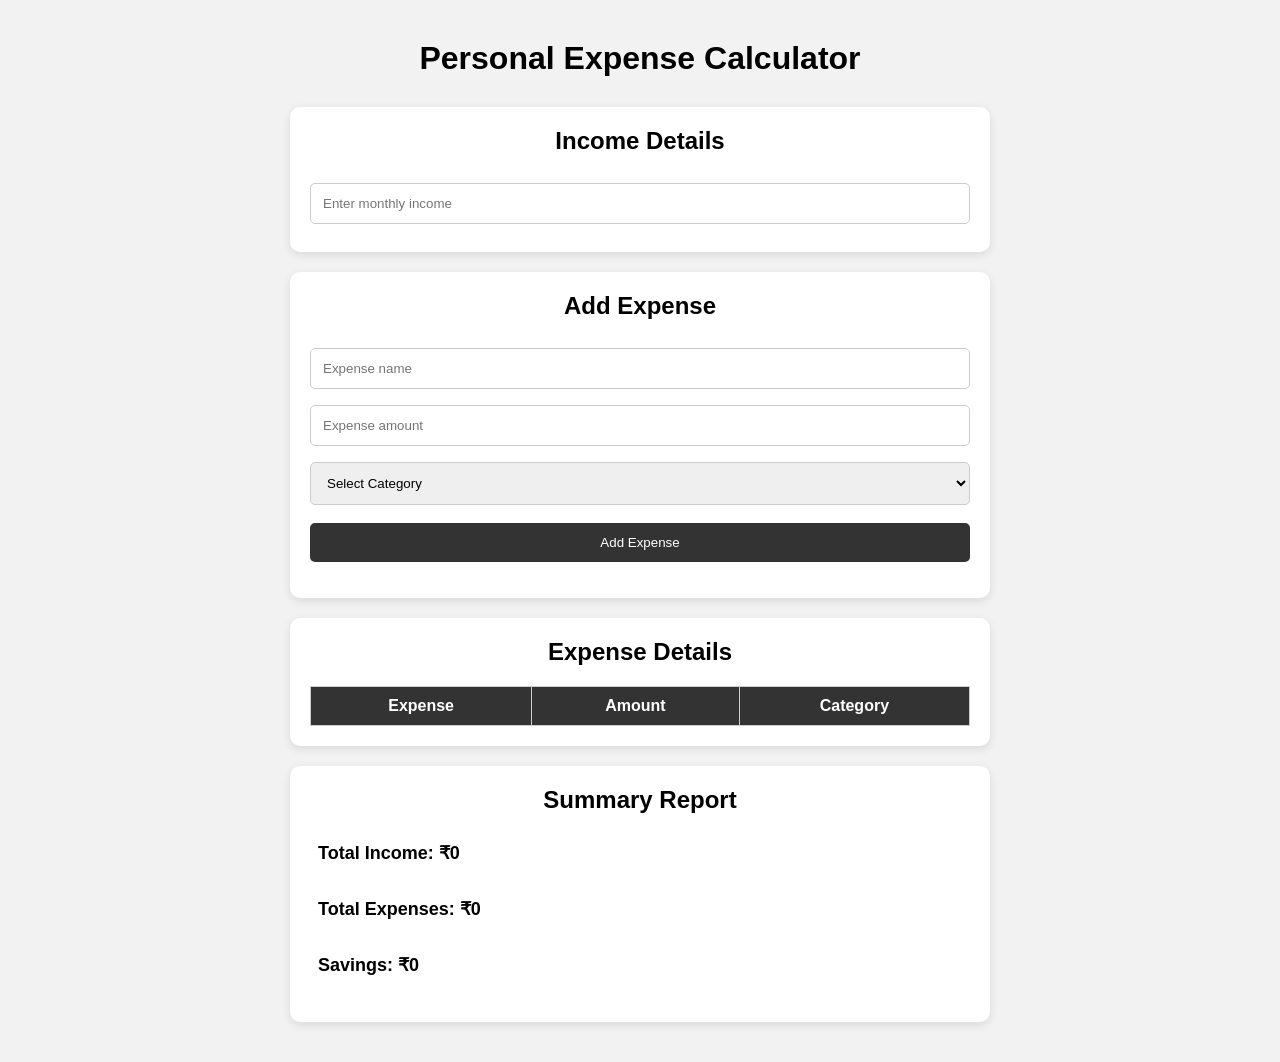
<file: MODULE 1/expense calculator/index.html>
<!DOCTYPE html>
<html lang="en">

<head>
    <meta charset="UTF-8">
    <meta name="viewport" content="width=device-width, initial-scale=1.0">

    <title>Personal Expense Calculator</title>

    <link rel="stylesheet" href="style.css">
</head>

<body>

    <div class="container">

        <h1>Personal Expense Calculator</h1>

        <!-- Income -->

        <div class="card">

            <h2>Income Details</h2>

            <input
                type="number"
                id="income"
                placeholder="Enter monthly income"
            >

        </div>


        <!-- Expense -->

        <div class="card">

            <h2>Add Expense</h2>

            <input
                type="text"
                id="expenseName"
                placeholder="Expense name"
            >

            <input
                type="number"
                id="expenseAmount"
                placeholder="Expense amount"
            >

            <select id="category">

                <option value="">
                    Select Category
                </option>

                <option value="Food">
                    Food
                </option>

                <option value="Travel">
                    Travel
                </option>

                <option value="Shopping">
                    Shopping
                </option>

                <option value="Bills">
                    Bills
                </option>

                <option value="Education">
                    Education
                </option>

                <option value="Others">
                    Others
                </option>

            </select>

            <button onclick="addExpense()">
                Add Expense
            </button>

            <p id="error"></p>

        </div>


        <!-- Expense List -->

        <div class="card">

            <h2>Expense Details</h2>

            <table>

                <thead>

                    <tr>
                        <th>Expense</th>
                        <th>Amount</th>
                        <th>Category</th>
                    </tr>

                </thead>

                <tbody id="expenseList">

                </tbody>

            </table>

        </div>


        <!-- Summary -->

        <div class="card summary">

            <h2>Summary Report</h2>

            <p>
                Total Income:
                ₹<span id="totalIncome">0</span>
            </p>

            <p>
                Total Expenses:
                ₹<span id="totalExpense">0</span>
            </p>

            <p>
                Savings:
                ₹<span id="savings">0</span>
            </p>

        </div>

    </div>


    <script src="script.js"></script>

</body>

</html>
</file>
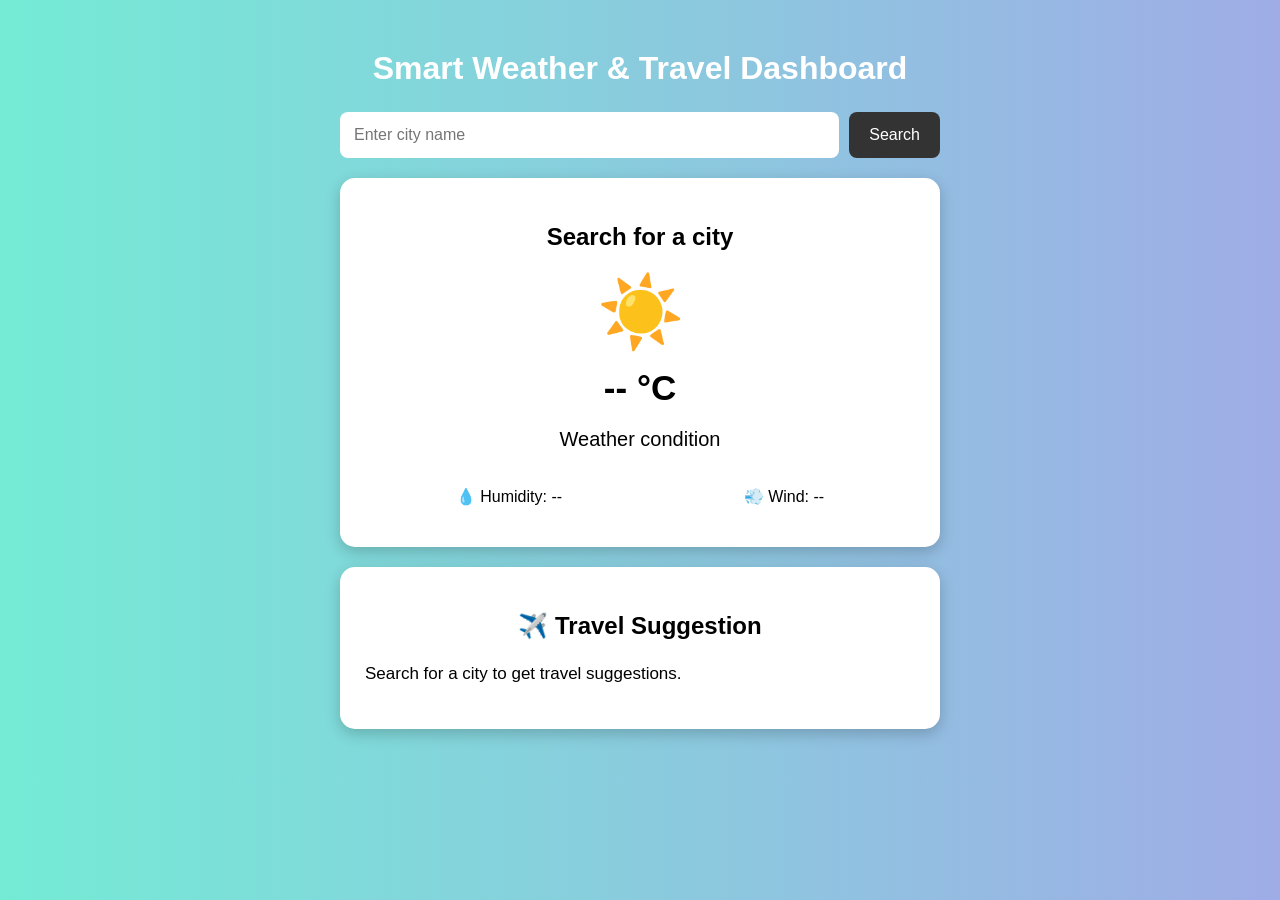
<file: module 3/Smart Weather & Travel Dashboard/index.html>
<!DOCTYPE html>
<html lang="en">

<head>
    <meta charset="UTF-8">
    <meta name="viewport" content="width=device-width, initial-scale=1.0">

    <title>Smart Weather & Travel Dashboard</title>

    <link rel="stylesheet" href="style.css">
</head>

<body>

    <div class="container">

        <h1>Smart Weather & Travel Dashboard</h1>

        <div class="search-box">

            <input
                type="text"
                id="city"
                placeholder="Enter city name"
            >

            <button onclick="getWeather()">
                Search
            </button>

        </div>

        <p id="error"></p>

        <div id="weatherCard">

            <h2 id="cityName">Search for a city</h2>

            <div id="weatherIcon">
                ☀️
            </div>

            <h3 id="temperature">-- °C</h3>

            <p id="condition">Weather condition</p>

            <div class="details">

                <p>
                    💧 Humidity:
                    <span id="humidity">--</span>
                </p>

                <p>
                    💨 Wind:
                    <span id="wind">--</span>
                </p>

            </div>

        </div>

        <div id="travelCard">

            <h2>✈️ Travel Suggestion</h2>

            <p id="suggestion">
                Search for a city to get travel suggestions.
            </p>

        </div>

    </div>

    <script src="script.js"></script>

</body>

</html>
</file>
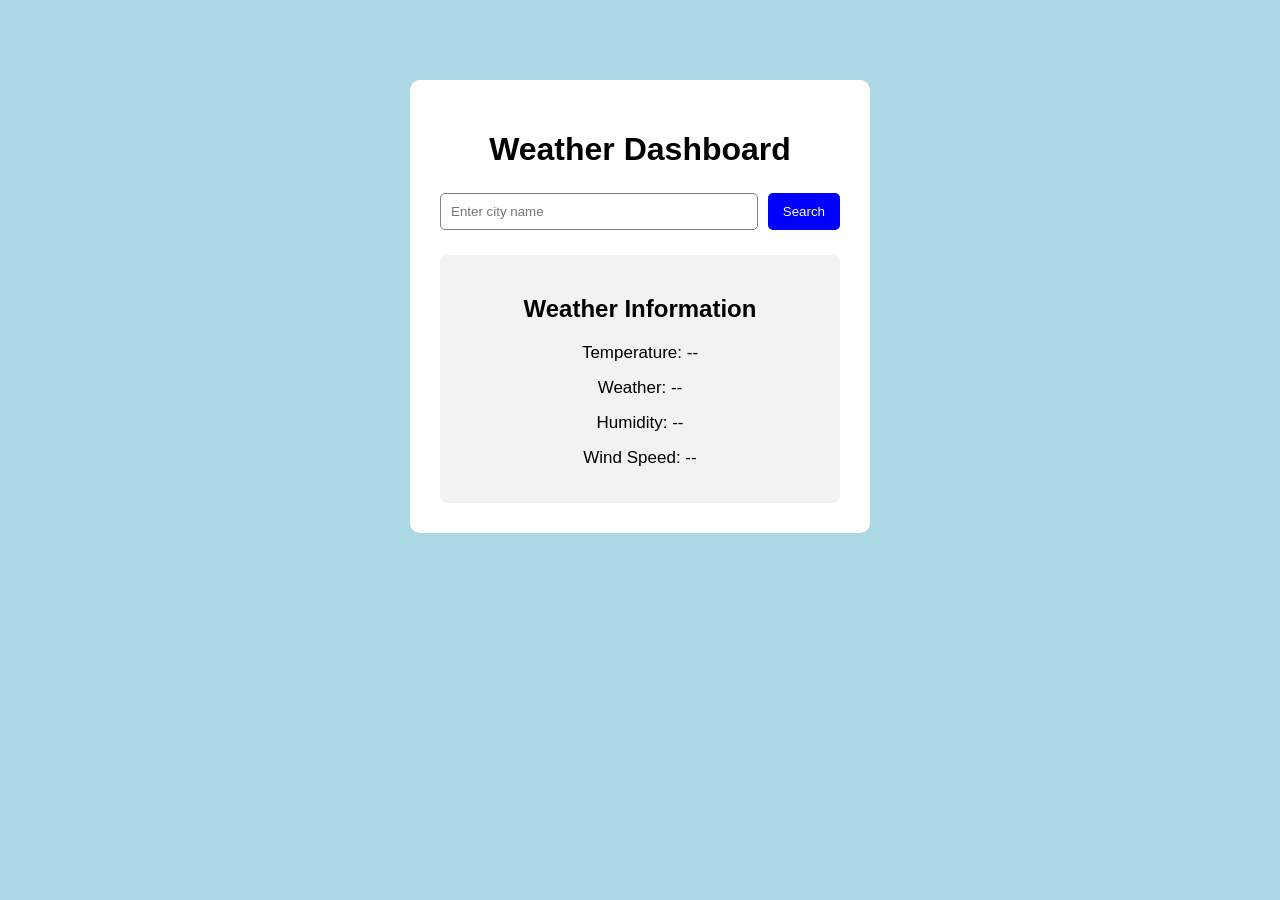
<file: module 3/wheather/index.html>
<!DOCTYPE html>
<html>
<head>
    <title>Weather Dashboard</title>
    <link rel="stylesheet" href="style.css">
</head>

<body>

    <div class="container">

        <h1>Weather Dashboard</h1>

        <div class="search-box">
            <input
                type="text"
                id="city"
                placeholder="Enter city name"
            >

            <button onclick="getWeather()">Search</button>
        </div>

        <p id="error"></p>

        <div id="weather">

            <h2 id="cityName">Weather Information</h2>

            <p>
                Temperature:
                <span id="temperature">--</span>
            </p>

            <p>
                Weather:
                <span id="condition">--</span>
            </p>

            <p>
                Humidity:
                <span id="humidity">--</span>
            </p>

            <p>
                Wind Speed:
                <span id="wind">--</span>
            </p>

        </div>

    </div>

    <script src="script.js"></script>

</body>
</html>
</file>
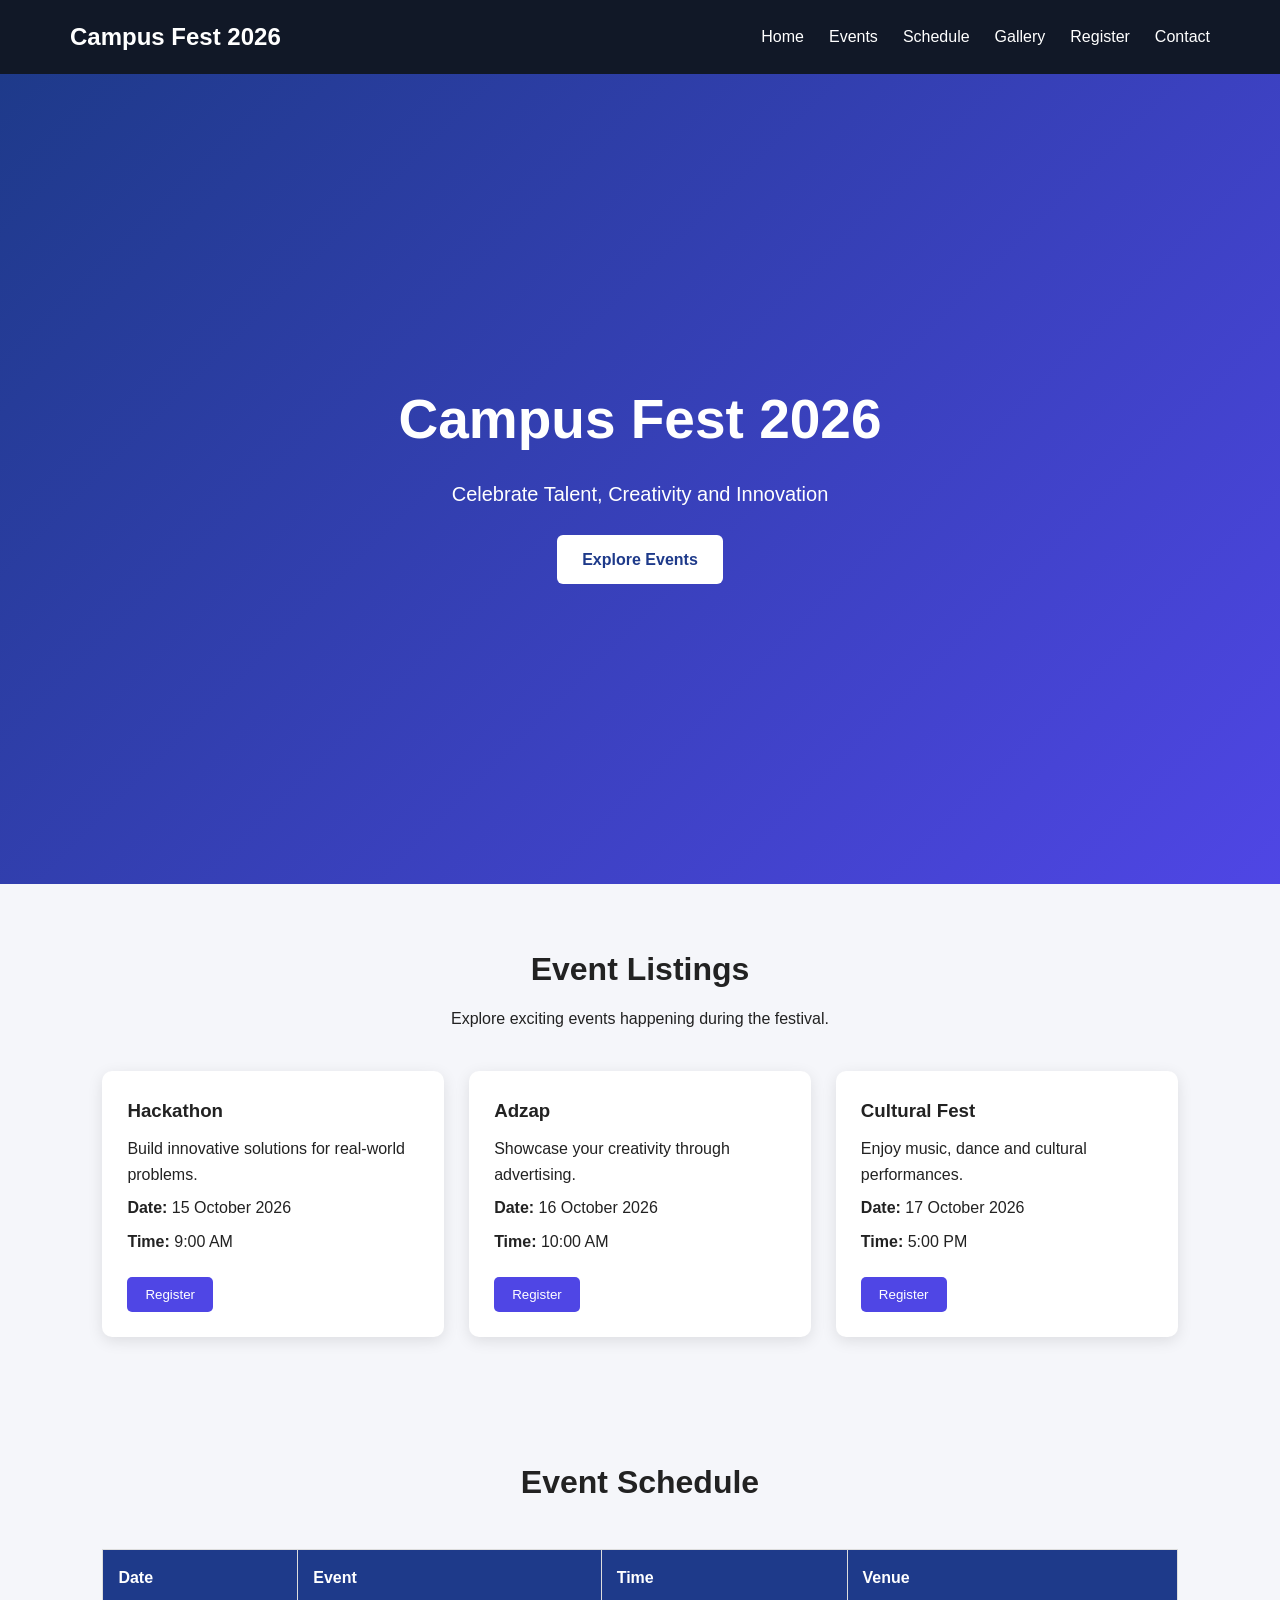
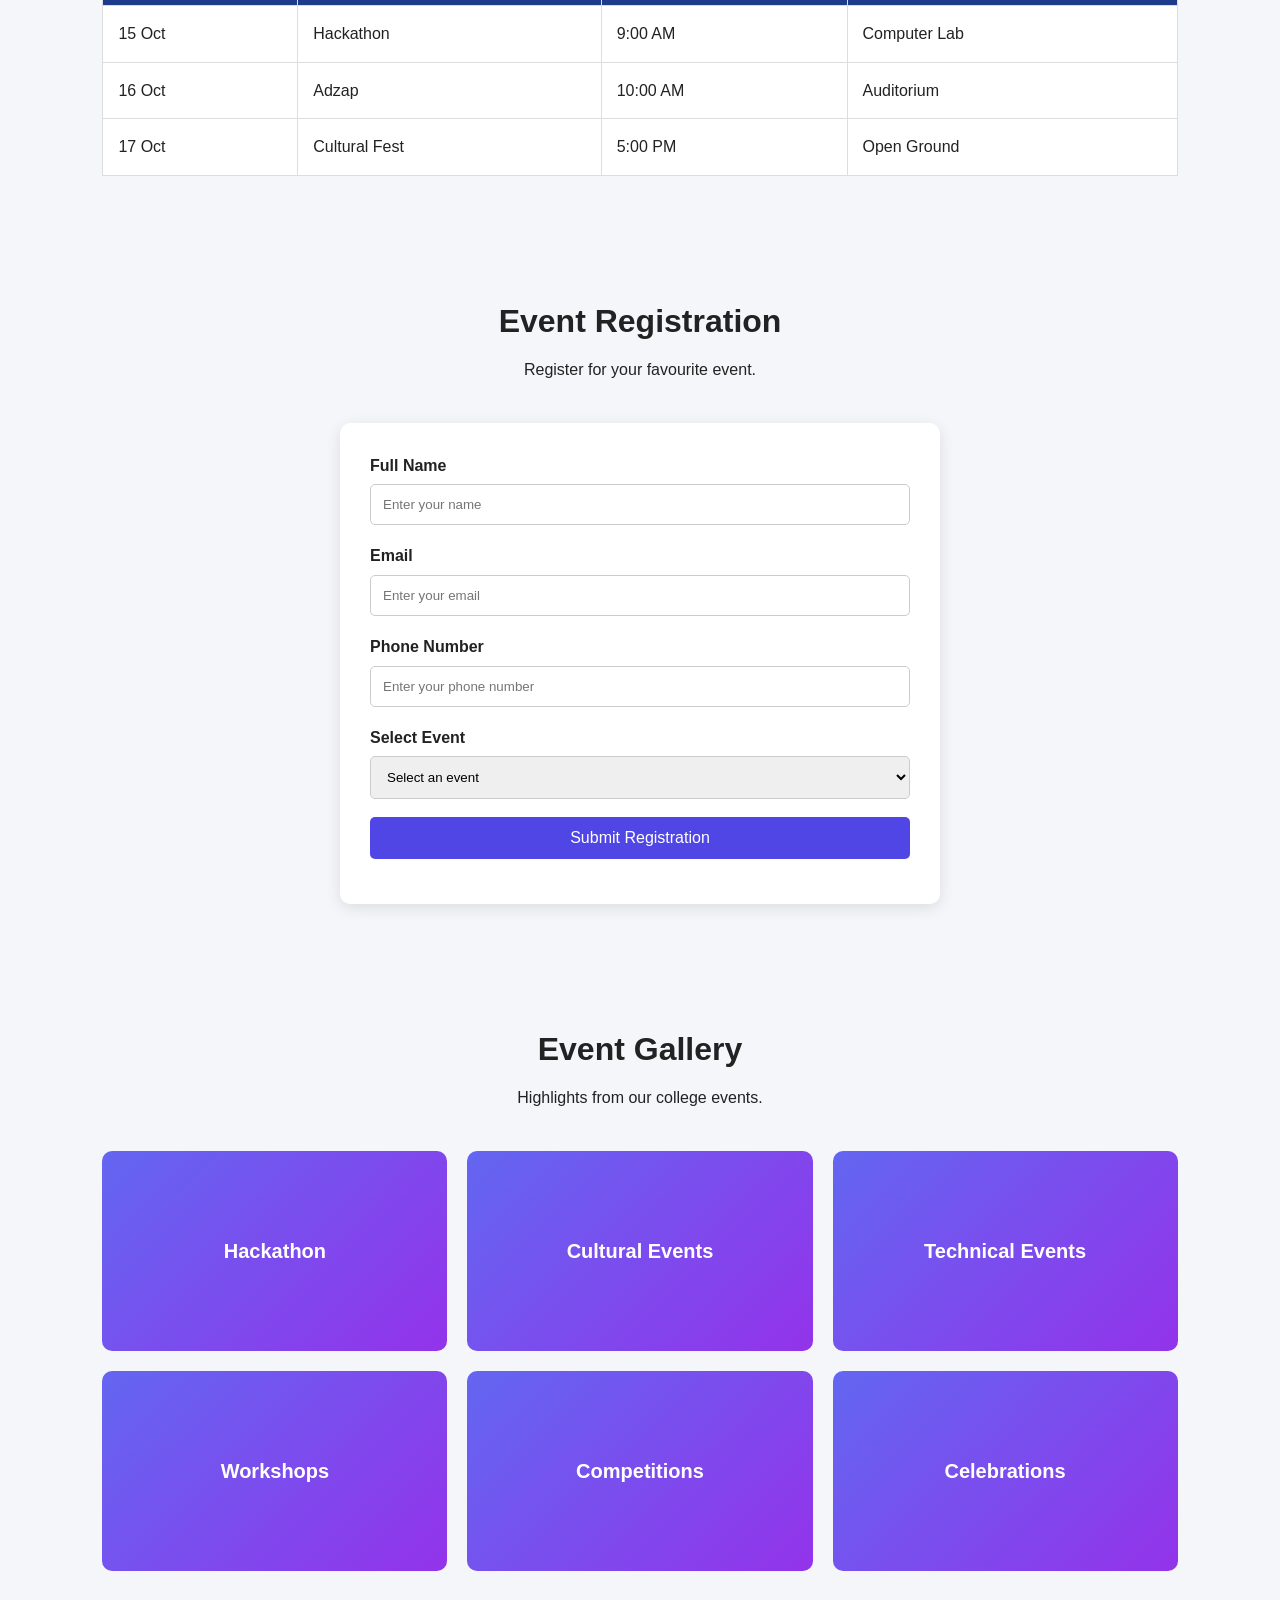
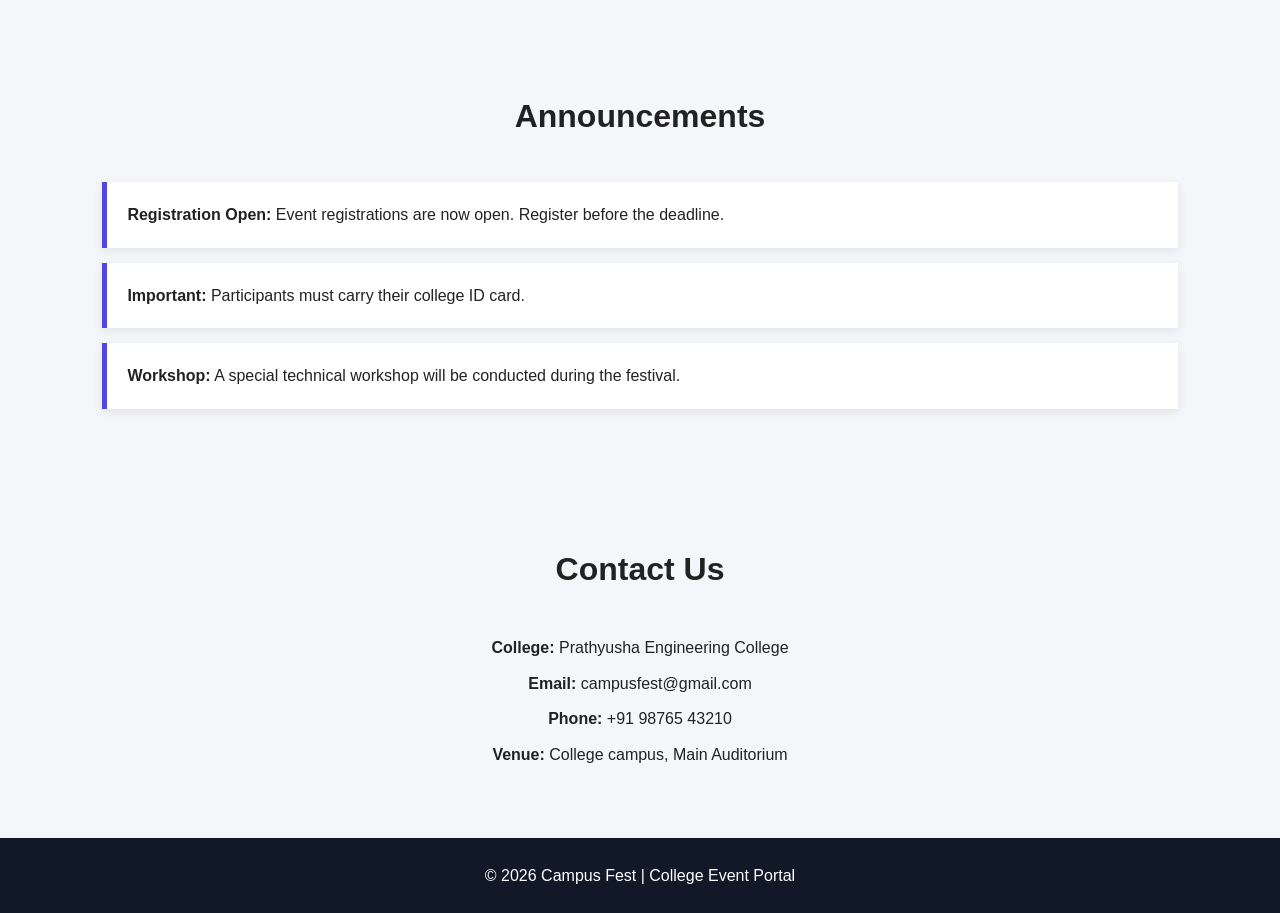
<file: MODULE 2/college event/event.html>
<!DOCTYPE html>
<html lang="en">

<head>
    <meta charset="UTF-8">
    <meta name="viewport" content="width=device-width, initial-scale=1.0">

    <title>Campus Fest 2026</title>

    <style>

        /* ---------- GENERAL ---------- */

        * {
            margin: 0;
            padding: 0;
            box-sizing: border-box;
        }

        html {
            scroll-behavior: smooth;
        }

        body {
            font-family: Arial, sans-serif;
            line-height: 1.6;
            background: #f5f6fa;
            color: #222;
        }

        a {
            text-decoration: none;
            color: inherit;
        }

        section {
            padding: 60px 8%;
        }


        /* ---------- NAVBAR ---------- */

        header {
            background: #111827;
            color: white;
            position: sticky;
            top: 0;
            z-index: 1000;
        }

        .navbar {
            max-width: 1200px;
            margin: auto;
            padding: 18px 30px;
            display: flex;
            justify-content: space-between;
            align-items: center;
        }

        .logo {
            font-size: 24px;
            font-weight: bold;
        }

        .nav-links {
            display: flex;
            gap: 25px;
            list-style: none;
        }

        .nav-links a:hover {
            color: #60a5fa;
        }

        .menu-btn {
            display: none;
            font-size: 28px;
            cursor: pointer;
        }


        /* ---------- HERO ---------- */

        .hero {
            min-height: 90vh;
            display: flex;
            justify-content: center;
            align-items: center;
            text-align: center;

            background: linear-gradient(
                135deg,
                #1e3a8a,
                #4f46e5
            );

            color: white;
        }

        .hero-content {
            max-width: 800px;
        }

        .hero h1 {
            font-size: 55px;
            margin-bottom: 15px;
        }

        .hero p {
            font-size: 20px;
            margin-bottom: 25px;
        }

        .btn {
            display: inline-block;
            padding: 12px 25px;
            background: white;
            color: #1e3a8a;
            border-radius: 6px;
            font-weight: bold;
            border: none;
            cursor: pointer;
        }

        .btn:hover {
            background: #e5e7eb;
        }


        /* ---------- SECTION TITLE ---------- */

        .section-title {
            text-align: center;
            margin-bottom: 40px;
        }

        .section-title h2 {
            font-size: 32px;
            margin-bottom: 10px;
        }


        /* ---------- EVENTS ---------- */

        .events {
            display: grid;
            grid-template-columns: repeat(3, 1fr);
            gap: 25px;
        }

        .event-card {
            background: white;
            padding: 25px;
            border-radius: 10px;
            box-shadow: 0 4px 15px rgba(0,0,0,0.1);
        }

        .event-card h3 {
            margin-bottom: 10px;
        }

        .event-card p {
            margin-bottom: 8px;
        }

        .event-card button {
            margin-top: 15px;
            padding: 10px 18px;
            border: none;
            background: #4f46e5;
            color: white;
            border-radius: 5px;
            cursor: pointer;
        }

        .event-card button:hover {
            background: #3730a3;
        }


        /* ---------- SCHEDULE ---------- */

        .schedule-table {
            width: 100%;
            border-collapse: collapse;
            background: white;
        }

        .schedule-table th,
        .schedule-table td {
            padding: 15px;
            border: 1px solid #ddd;
            text-align: left;
        }

        .schedule-table th {
            background: #1e3a8a;
            color: white;
        }


        /* ---------- REGISTRATION ---------- */

        .form-container {
            max-width: 600px;
            margin: auto;
            background: white;
            padding: 30px;
            border-radius: 10px;
            box-shadow: 0 4px 15px rgba(0,0,0,0.1);
        }

        .form-group {
            margin-bottom: 18px;
        }

        .form-group label {
            display: block;
            margin-bottom: 6px;
            font-weight: bold;
        }

        .form-group input,
        .form-group select,
        .form-group textarea {
            width: 100%;
            padding: 12px;
            border: 1px solid #ccc;
            border-radius: 5px;
        }

        .submit-btn {
            width: 100%;
            padding: 12px;
            background: #4f46e5;
            color: white;
            border: none;
            border-radius: 5px;
            cursor: pointer;
            font-size: 16px;
        }

        .submit-btn:hover {
            background: #3730a3;
        }

        #message {
            margin-top: 15px;
            text-align: center;
            font-weight: bold;
        }


        /* ---------- GALLERY ---------- */

        .gallery {
            display: grid;
            grid-template-columns: repeat(3, 1fr);
            gap: 20px;
        }

        .gallery-item {
            height: 200px;
            background: linear-gradient(
                135deg,
                #6366f1,
                #9333ea
            );
            color: white;
            display: flex;
            justify-content: center;
            align-items: center;
            border-radius: 10px;
            font-size: 20px;
            font-weight: bold;
        }


        /* ---------- ANNOUNCEMENTS ---------- */

        .announcement {
            background: white;
            padding: 20px;
            margin-bottom: 15px;
            border-left: 5px solid #4f46e5;
            box-shadow: 0 3px 10px rgba(0,0,0,0.08);
        }


        /* ---------- CONTACT ---------- */

        .contact-box {
            text-align: center;
        }

        .contact-box p {
            margin: 10px 0;
        }


        /* ---------- FOOTER ---------- */

        footer {
            background: #111827;
            color: white;
            text-align: center;
            padding: 25px;
        }


        /* ---------- MOBILE RESPONSIVE ---------- */

        @media (max-width: 768px) {

            .menu-btn {
                display: block;
            }

            .nav-links {
                display: none;
                position: absolute;
                top: 65px;
                left: 0;
                width: 100%;
                background: #111827;
                flex-direction: column;
                text-align: center;
                padding: 20px;
            }

            .nav-links.active {
                display: flex;
            }

            .hero h1 {
                font-size: 38px;
            }

            .hero p {
                font-size: 17px;
            }

            .events {
                grid-template-columns: 1fr;
            }

            .gallery {
                grid-template-columns: 1fr;
            }

            section {
                padding: 45px 5%;
            }

            .schedule-table {
                font-size: 14px;
            }
        }

    </style>
</head>


<body>


    <!-- NAVIGATION -->

    <header>

        <nav class="navbar">

            <div class="logo">
                Campus Fest 2026
            </div>

            <div class="menu-btn" onclick="toggleMenu()">
                ☰
            </div>

            <ul class="nav-links" id="navLinks">

                <li>
                    <a href="#home">Home</a>
                </li>

                <li>
                    <a href="#events">Events</a>
                </li>

                <li>
                    <a href="#schedule">Schedule</a>
                </li>

                <li>
                    <a href="#gallery">Gallery</a>
                </li>

                <li>
                    <a href="#register">Register</a>
                </li>

                <li>
                    <a href="#contact">Contact</a>
                </li>

            </ul>

        </nav>

    </header>


    <!-- HOME -->

    <section class="hero" id="home">

        <div class="hero-content">

            <h1>Campus Fest 2026</h1>

            <p>
                Celebrate Talent, Creativity and Innovation
            </p>

            <a href="#events" class="btn">
                Explore Events
            </a>

        </div>

    </section>


    <!-- EVENTS -->

    <section id="events">

        <div class="section-title">

            <h2>Event Listings</h2>

            <p>
                Explore exciting events happening during the festival.
            </p>

        </div>


        <div class="events">

            <div class="event-card">

                <h3>Hackathon</h3>

                <p>
                    Build innovative solutions for real-world problems.
                </p>

                <p><strong>Date:</strong> 15 October 2026</p>

                <p><strong>Time:</strong> 9:00 AM</p>

                <button onclick="selectEvent('Hackathon')">
                    Register
                </button>

            </div>


            <div class="event-card">

                <h3>Adzap</h3>

                <p>
                    Showcase your creativity through advertising.
                </p>

                <p><strong>Date:</strong> 16 October 2026</p>

                <p><strong>Time:</strong> 10:00 AM</p>

                <button onclick="selectEvent('Adzap')">
                    Register
                </button>

            </div>


            <div class="event-card">

                <h3>Cultural Fest</h3>

                <p>
                    Enjoy music, dance and cultural performances.
                </p>

                <p><strong>Date:</strong> 17 October 2026</p>

                <p><strong>Time:</strong> 5:00 PM</p>

                <button onclick="selectEvent('Cultural Fest')">
                    Register
                </button>

            </div>

        </div>

    </section>


    <!-- SCHEDULE -->

    <section id="schedule">

        <div class="section-title">

            <h2>Event Schedule</h2>

        </div>

        <table class="schedule-table">

            <tr>
                <th>Date</th>
                <th>Event</th>
                <th>Time</th>
                <th>Venue</th>
            </tr>

            <tr>
                <td>15 Oct</td>
                <td>Hackathon</td>
                <td>9:00 AM</td>
                <td>Computer Lab</td>
            </tr>

            <tr>
                <td>16 Oct</td>
                <td>Adzap</td>
                <td>10:00 AM</td>
                <td>Auditorium</td>
            </tr>

            <tr>
                <td>17 Oct</td>
                <td>Cultural Fest</td>
                <td>5:00 PM</td>
                <td>Open Ground</td>
            </tr>

        </table>

    </section>


    <!-- REGISTRATION -->

    <section id="register">

        <div class="section-title">

            <h2>Event Registration</h2>

            <p>
                Register for your favourite event.
            </p>

        </div>


        <div class="form-container">

            <form id="registrationForm">

                <div class="form-group">

                    <label>Full Name</label>

                    <input
                        type="text"
                        id="name"
                        placeholder="Enter your name"
                    >

                </div>


                <div class="form-group">

                    <label>Email</label>

                    <input
                        type="email"
                        id="email"
                        placeholder="Enter your email"
                    >

                </div>


                <div class="form-group">

                    <label>Phone Number</label>

                    <input
                        type="tel"
                        id="phone"
                        placeholder="Enter your phone number"
                    >

                </div>


                <div class="form-group">

                    <label>Select Event</label>

                    <select id="event">

                        <option value="">
                            Select an event
                        </option>

                        <option value="Hackathon">
                            Hackathon
                        </option>

                        <option value="Adzap">
                            Adzap
                        </option>

                        <option value="Cultural Fest">
                            Cultural Fest
                        </option>

                    </select>

                </div>


                <button
                    type="submit"
                    class="submit-btn"
                >
                    Submit Registration
                </button>

                <div id="message"></div>

            </form>

        </div>

    </section>


    <!-- GALLERY -->

    <section id="gallery">

        <div class="section-title">

            <h2>Event Gallery</h2>

            <p>
                Highlights from our college events.
            </p>

        </div>


        <div class="gallery">

            <div class="gallery-item">
                Hackathon
            </div>

            <div class="gallery-item">
                Cultural Events
            </div>

            <div class="gallery-item">
                Technical Events
            </div>

            <div class="gallery-item">
                Workshops
            </div>

            <div class="gallery-item">
                Competitions
            </div>

            <div class="gallery-item">
                Celebrations
            </div>

        </div>

    </section>


    <!-- ANNOUNCEMENTS -->

    <section>

        <div class="section-title">

            <h2>Announcements</h2>

        </div>


        <div class="announcement">

            <strong>Registration Open:</strong>

            Event registrations are now open.
            Register before the deadline.

        </div>


        <div class="announcement">

            <strong>Important:</strong>

            Participants must carry their college ID card.

        </div>


        <div class="announcement">

            <strong>Workshop:</strong>

            A special technical workshop will be conducted
            during the festival.

        </div>

    </section>


    <!-- CONTACT -->

    <section id="contact">

        <div class="section-title">

            <h2>Contact Us</h2>

        </div>


        <div class="contact-box">

            <p>
                <strong>College:</strong>
                Prathyusha Engineering College
            </p>

            <p>
                <strong>Email:</strong>
                campusfest@gmail.com
            </p>

            <p>
                <strong>Phone:</strong>
                +91 98765 43210
            </p>

            <p>
                <strong>Venue:</strong>
                College campus, Main Auditorium
            </p>

        </div>

    </section>


    <!-- FOOTER -->

    <footer>

        <p>
            © 2026 Campus Fest | College Event Portal
        </p>

    </footer>


    <!-- JAVASCRIPT -->

    <script>

        // Mobile menu

        function toggleMenu() {

            let nav =
                document.getElementById("navLinks");

            nav.classList.toggle("active");

        }


        // Select event from event card

        function selectEvent(eventName) {

            document.getElementById("event").value =
                eventName;

            document.getElementById("register")
                .scrollIntoView({
                    behavior: "smooth"
                });

        }


        // Registration form

        document
            .getElementById("registrationForm")
            .addEventListener("submit", function(event) {

                event.preventDefault();


                let name =
                    document.getElementById("name").value.trim();

                let email =
                    document.getElementById("email").value.trim();

                let phone =
                    document.getElementById("phone").value.trim();

                let selectedEvent =
                    document.getElementById("event").value;

                let message =
                    document.getElementById("message");


                // Validation

                if (
                    name === "" ||
                    email === "" ||
                    phone === "" ||
                    selectedEvent === ""
                ) {

                    message.innerText =
                        "Please fill in all the fields.";

                    message.style.color = "red";

                    return;

                }


                // Phone validation

                if (phone.length !== 10) {

                    message.innerText =
                        "Please enter a valid 10-digit phone number.";

                    message.style.color = "red";

                    return;

                }


                // Success message

                message.innerText =
                    "Registration successful! " +
                    name +
                    ", you have registered for " +
                    selectedEvent +
                    ".";

                message.style.color = "green";


                // Clear form

                document
                    .getElementById("registrationForm")
                    .reset();

            });

    </script>

</body>

</html>
</file>
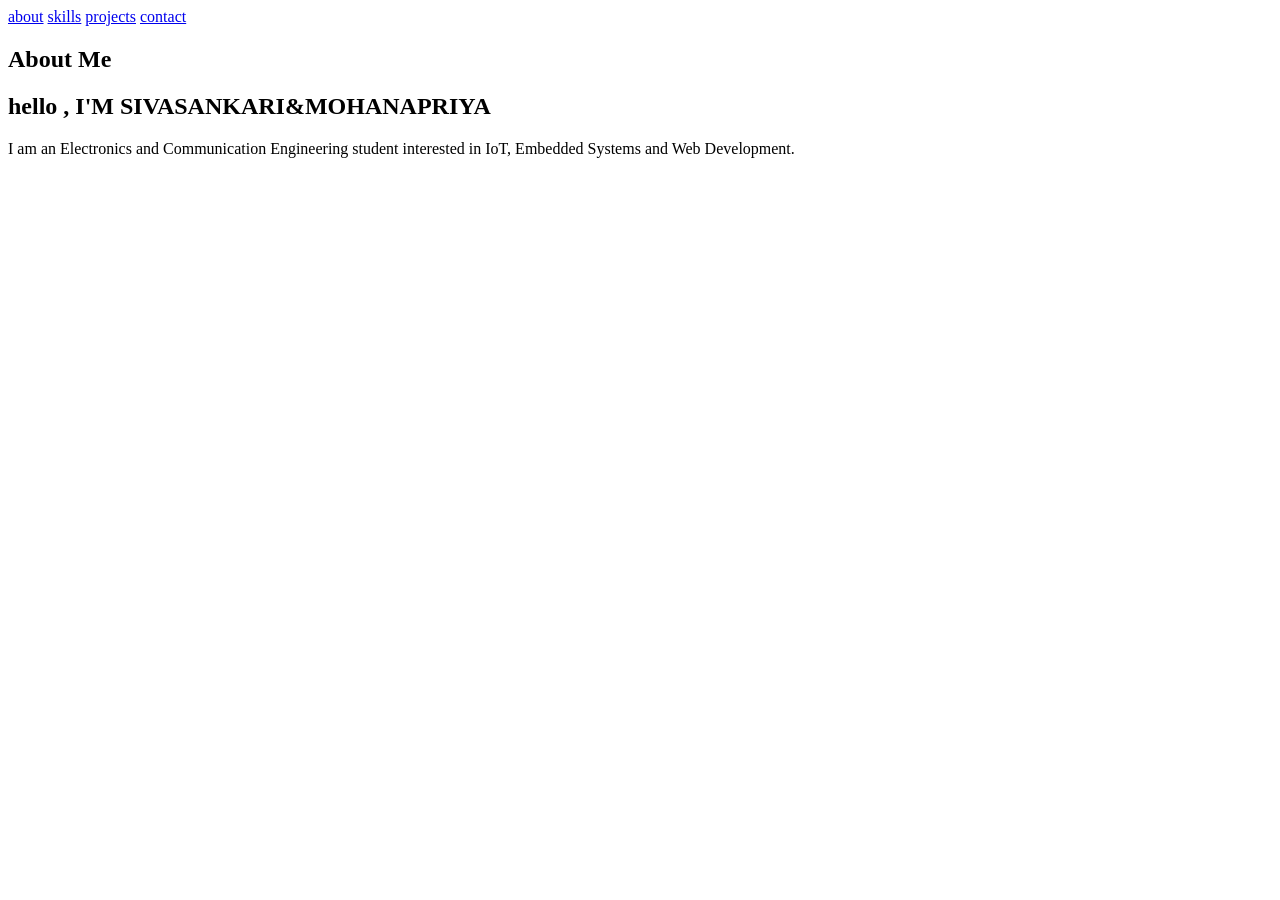
<file: MODULE 2/portfolio/about.html>
<!DOCTYPE html>
<html lang="en">
  
  <nav>
            <a href="./about.html"> about</a>
            <a href="./skill.html"> skills</a>
            <a href="./project.html"> projects</a>
            <a href="contact.html"> contact</a>
            
            
        </nav>
<section id="about">
    <h1>About Me</h1>
    <h2>hello , I'M SIVASANKARI&MOHANAPRIYA</h2>
    <p>
        I am an Electronics and Communication Engineering student
        interested in IoT, Embedded Systems and Web Development.
    </p>
</section>
</html>
</file>
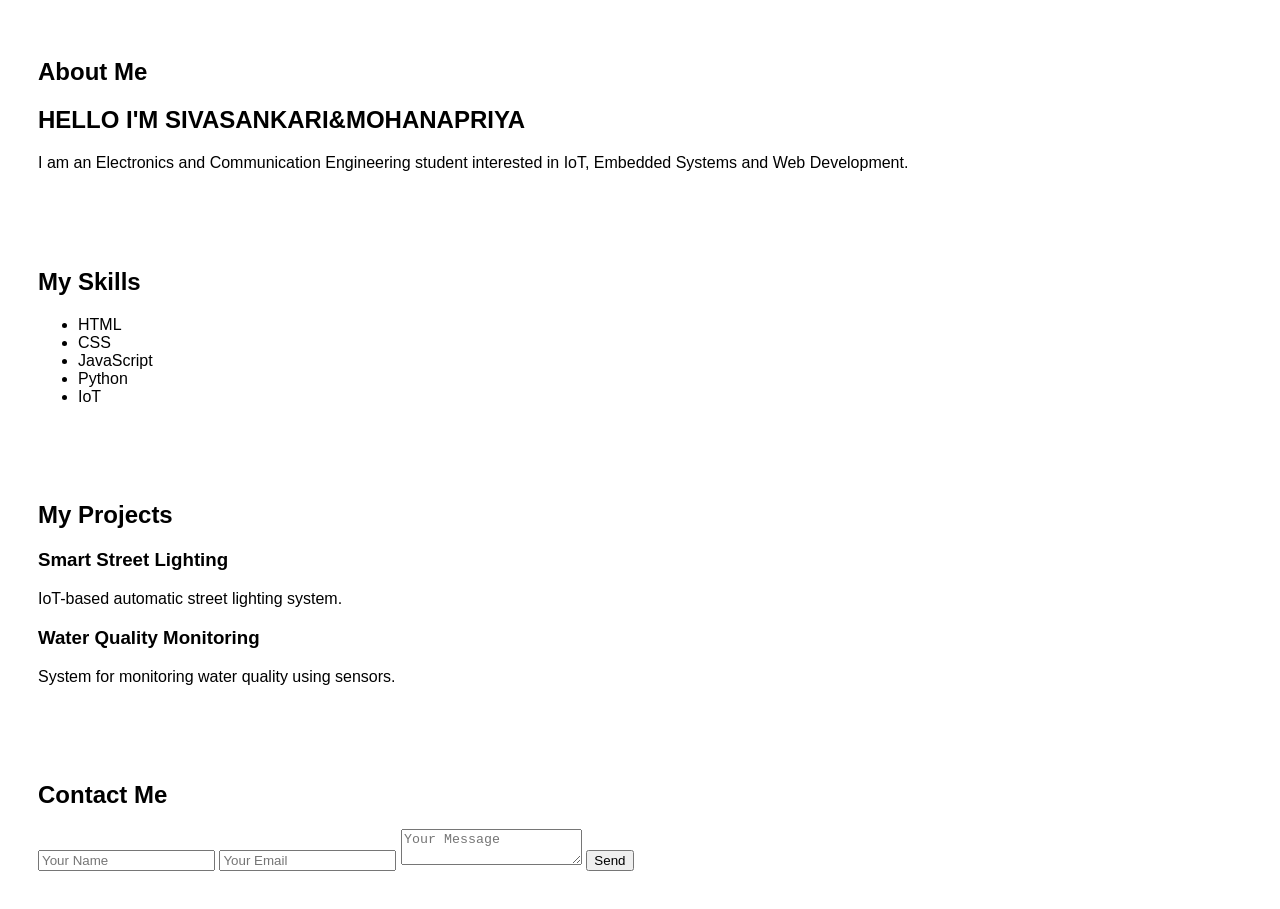
<file: MODULE 2/portfolio/all.html>
<!DOCTYPE html>
<html lang="en">
    <section id="about">
    <h1>About Me</h1>
    <h2>HELLO I'M SIVASANKARI&MOHANAPRIYA    </h2>
    <p>
        I am an Electronics and Communication Engineering student
        interested in IoT, Embedded Systems and Web Development.
    </p>
</section>
<section id="skills">
    <h2>My Skills</h2>
    <ul>
        <li>HTML</li>
        <li>CSS</li>
        <li>JavaScript</li>
        <li>Python</li>
        <li>IoT</li>
    </ul>
</section>
<section id="projects">
        <h2>My Projects</h2>

    <div class="project">
        <h3>Smart Street Lighting</h3>
        <p>IoT-based automatic street lighting system.</p>
    </div>

    <div class="project">
        <h3>Water Quality Monitoring</h3>
        <p>System for monitoring water quality using sensors.</p>
    </div>
</section>
<style>
    body {
    font-family: Arial;
}

section {
    padding: 30px;
}

@media (max-width: 600px) {
    section {
        padding: 15px;
    }

    input, textarea, button {
        width: 100%;
    }
}
</style>
<section id="contact">
    <h2>Contact Me</h2>

    <form>
        <input type="text" placeholder="Your Name" required>
        <input type="email" placeholder="Your Email" required>
        <textarea placeholder="Your Message"></textarea>
        <button type="submit">Send</button>
    </form>
</section>
</html>
</file>
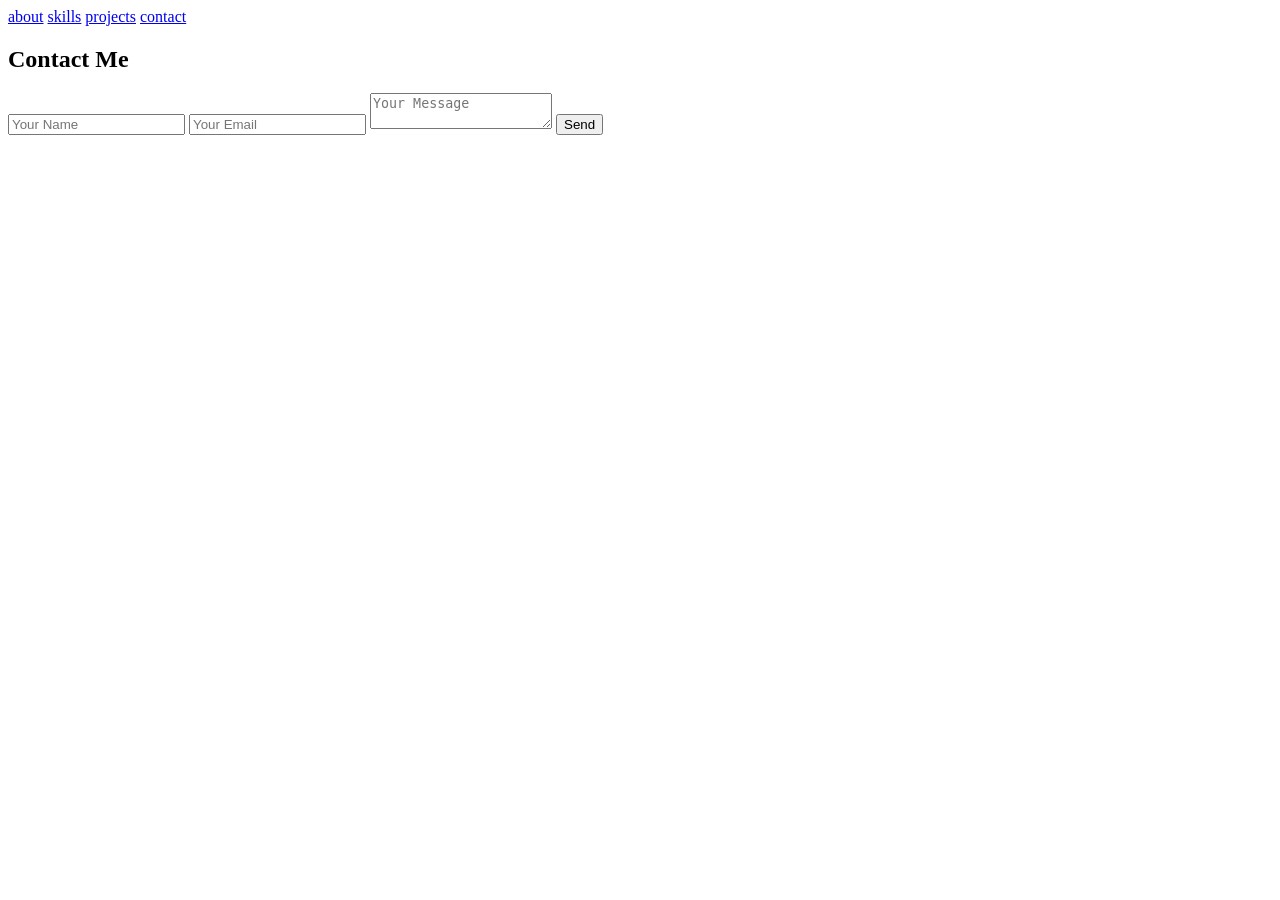
<file: MODULE 2/portfolio/contact.html>
<!DOCTYPE html>
<html>
    <nav>
            <a href="./about.html"> about</a>
            <a href="./skill.html"> skills</a>
            <a href="./project.html"> projects</a>
            <a href="contact.html"> contact</a>
            
        </nav>
    <body>
    <section id="contact">
    <h2>Contact Me</h2>

    <form>
        <input type="text" placeholder="Your Name" required>
        <input type="email" placeholder="Your Email" required>
        <textarea placeholder="Your Message"></textarea>
        <button type="submit">Send</button>
    </form>
</section>
</body>
</html>
</file>
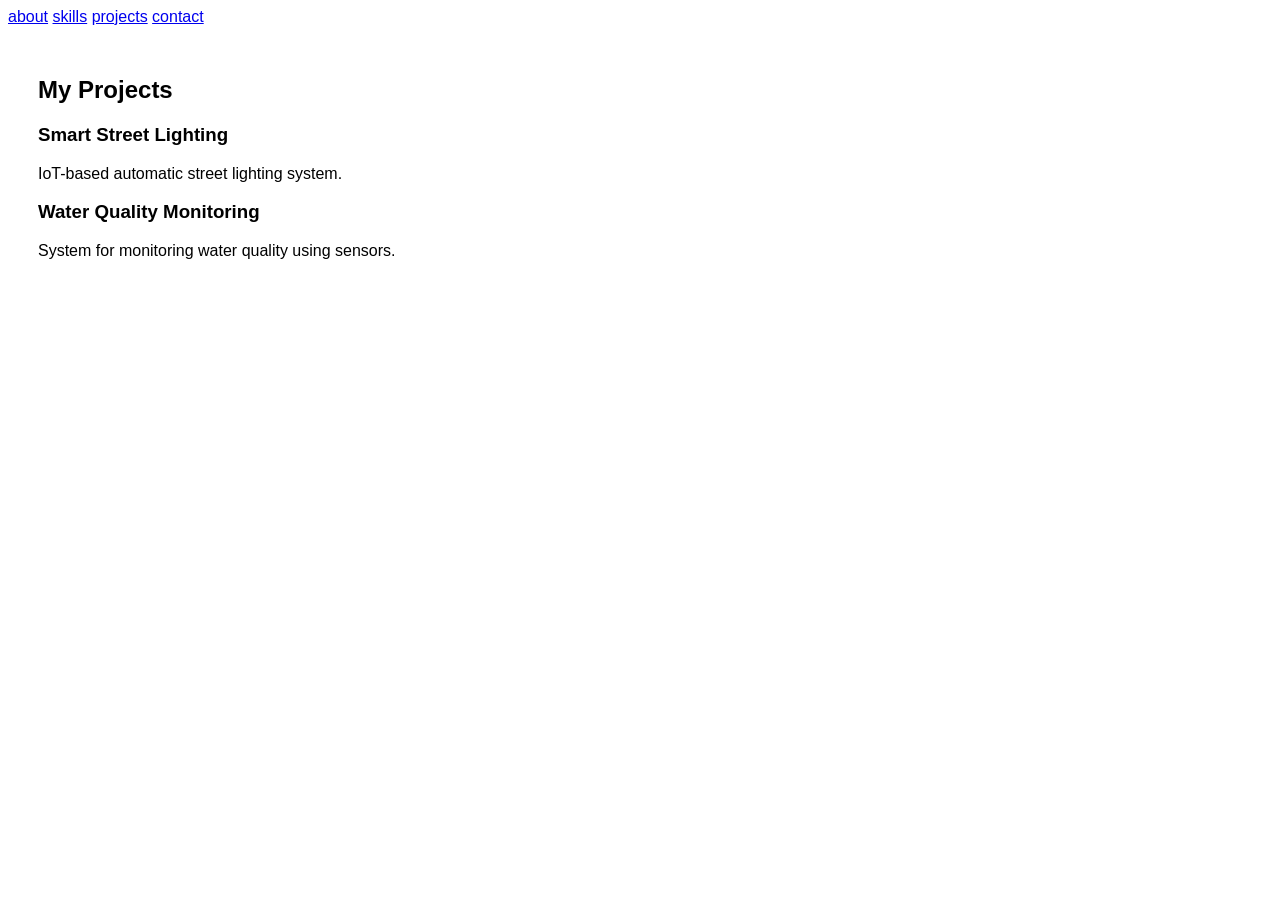
<file: MODULE 2/portfolio/project.html>
<html>
     <nav>
            <a href="./about.html"> about</a>
            <a href="./skill.html"> skills</a>
            <a href="./project.html"> projects</a>
            <a href="contact.html"> contact</a>
            
            
        </nav>
    <section id="projects">
        <h2>My Projects</h2>

    <div class="project">
        <h3>Smart Street Lighting</h3>
        <p>IoT-based automatic street lighting system.</p>
    </div>

    <div class="project">
        <h3>Water Quality Monitoring</h3>
        <p>System for monitoring water quality using sensors.</p>
    </div>
</section>
<style>
    body {
    font-family: Arial;
}

section {
    padding: 30px;
}

@media (max-width: 600px) {
    section {
        padding: 15px;
    }

    input, textarea, button {
        width: 100%;
    }
}
</style>
</html>
</file>
<file: MODULE 1/expense calculator/style.css>
* {
    box-sizing: border-box;
}

body {
    margin: 0;

    font-family: Arial, sans-serif;

    background-color: #f2f2f2;
}

.container {
    width: 90%;

    max-width: 700px;

    margin: 40px auto;
}

h1 {
    text-align: center;

    margin-bottom: 30px;
}

.card {
    background-color: white;

    padding: 20px;

    margin-bottom: 20px;

    border-radius: 10px;

    box-shadow:
        0 3px 10px rgba(0, 0, 0, 0.1);
}

.card h2 {
    margin-top: 0;

    text-align: center;
}

input,
select {
    width: 100%;

    padding: 12px;

    margin: 8px 0;

    border: 1px solid #ccc;

    border-radius: 5px;
}

button {
    width: 100%;

    padding: 12px;

    margin-top: 10px;

    border: none;

    border-radius: 5px;

    background-color: #333;

    color: white;

    cursor: pointer;
}

button:hover {
    background-color: #555;
}

#error {
    color: red;

    text-align: center;
}

table {
    width: 100%;

    border-collapse: collapse;
}

th,
td {
    border: 1px solid #ccc;

    padding: 10px;

    text-align: center;
}

th {
    background-color: #333;

    color: white;
}

.summary p {
    font-size: 18px;

    font-weight: bold;

    padding: 8px;
}

@media (max-width: 600px) {

    .container {
        width: 95%;
    }

    table {
        font-size: 14px;
    }

}
</file>
<file: module 3/Smart Weather & Travel Dashboard/style.css>
* {
    box-sizing: border-box;
}

body {
    margin: 0;
    font-family: Arial, sans-serif;
    background: linear-gradient(to right, #74ebd5, #9face6);
}

.container {
    width: 90%;
    max-width: 600px;
    margin: 50px auto;
    text-align: center;
}

h1 {
    color: white;
    margin-bottom: 25px;
}

.search-box {
    display: flex;
    gap: 10px;
    margin-bottom: 20px;
}

.search-box input {
    flex: 1;
    padding: 14px;
    border: none;
    border-radius: 8px;
    font-size: 16px;
}

.search-box button {
    padding: 14px 20px;
    border: none;
    border-radius: 8px;
    background-color: #333;
    color: white;
    cursor: pointer;
    font-size: 16px;
}

.search-box button:hover {
    background-color: #555;
}

#error {
    color: red;
    background-color: white;
    border-radius: 5px;
}

#weatherCard,
#travelCard {
    background-color: white;
    padding: 25px;
    margin-top: 20px;
    border-radius: 15px;
    box-shadow: 0 5px 15px rgba(0, 0, 0, 0.2);
}

#weatherIcon {
    font-size: 70px;
    margin: 15px;
}

#temperature {
    font-size: 35px;
    margin: 10px;
}

#condition {
    font-size: 20px;
}

.details {
    display: flex;
    justify-content: space-around;
    margin-top: 20px;
}

#travelCard {
    text-align: left;
}

#travelCard h2 {
    text-align: center;
}

#suggestion {
    font-size: 17px;
    line-height: 1.6;
}

@media (max-width: 500px) {

    .search-box {
        flex-direction: column;
    }

    .details {
        flex-direction: column;
    }

}
</file>
<file: module 3/wheather/style.css>
body {
    font-family: Arial, sans-serif;
    background-color: lightblue;
    margin: 0;
    padding: 0;
}

.container {
    width: 400px;
    margin: 80px auto;
    padding: 30px;
    background-color: white;
    border-radius: 10px;
    text-align: center;
}

h1 {
    margin-bottom: 25px;
}

.search-box {
    display: flex;
    gap: 10px;
}

input {
    flex: 1;
    padding: 10px;
    border: 1px solid gray;
    border-radius: 5px;
}

button {
    padding: 10px 15px;
    background-color: blue;
    color: white;
    border: none;
    border-radius: 5px;
    cursor: pointer;
}

button:hover {
    background-color: darkblue;
}

#error {
    color: red;
    margin-top: 15px;
}

#weather {
    margin-top: 25px;
    padding: 20px;
    background-color: #f2f2f2;
    border-radius: 8px;
}

#weather p {
    font-size: 17px;
    margin: 15px;
}
</file>
